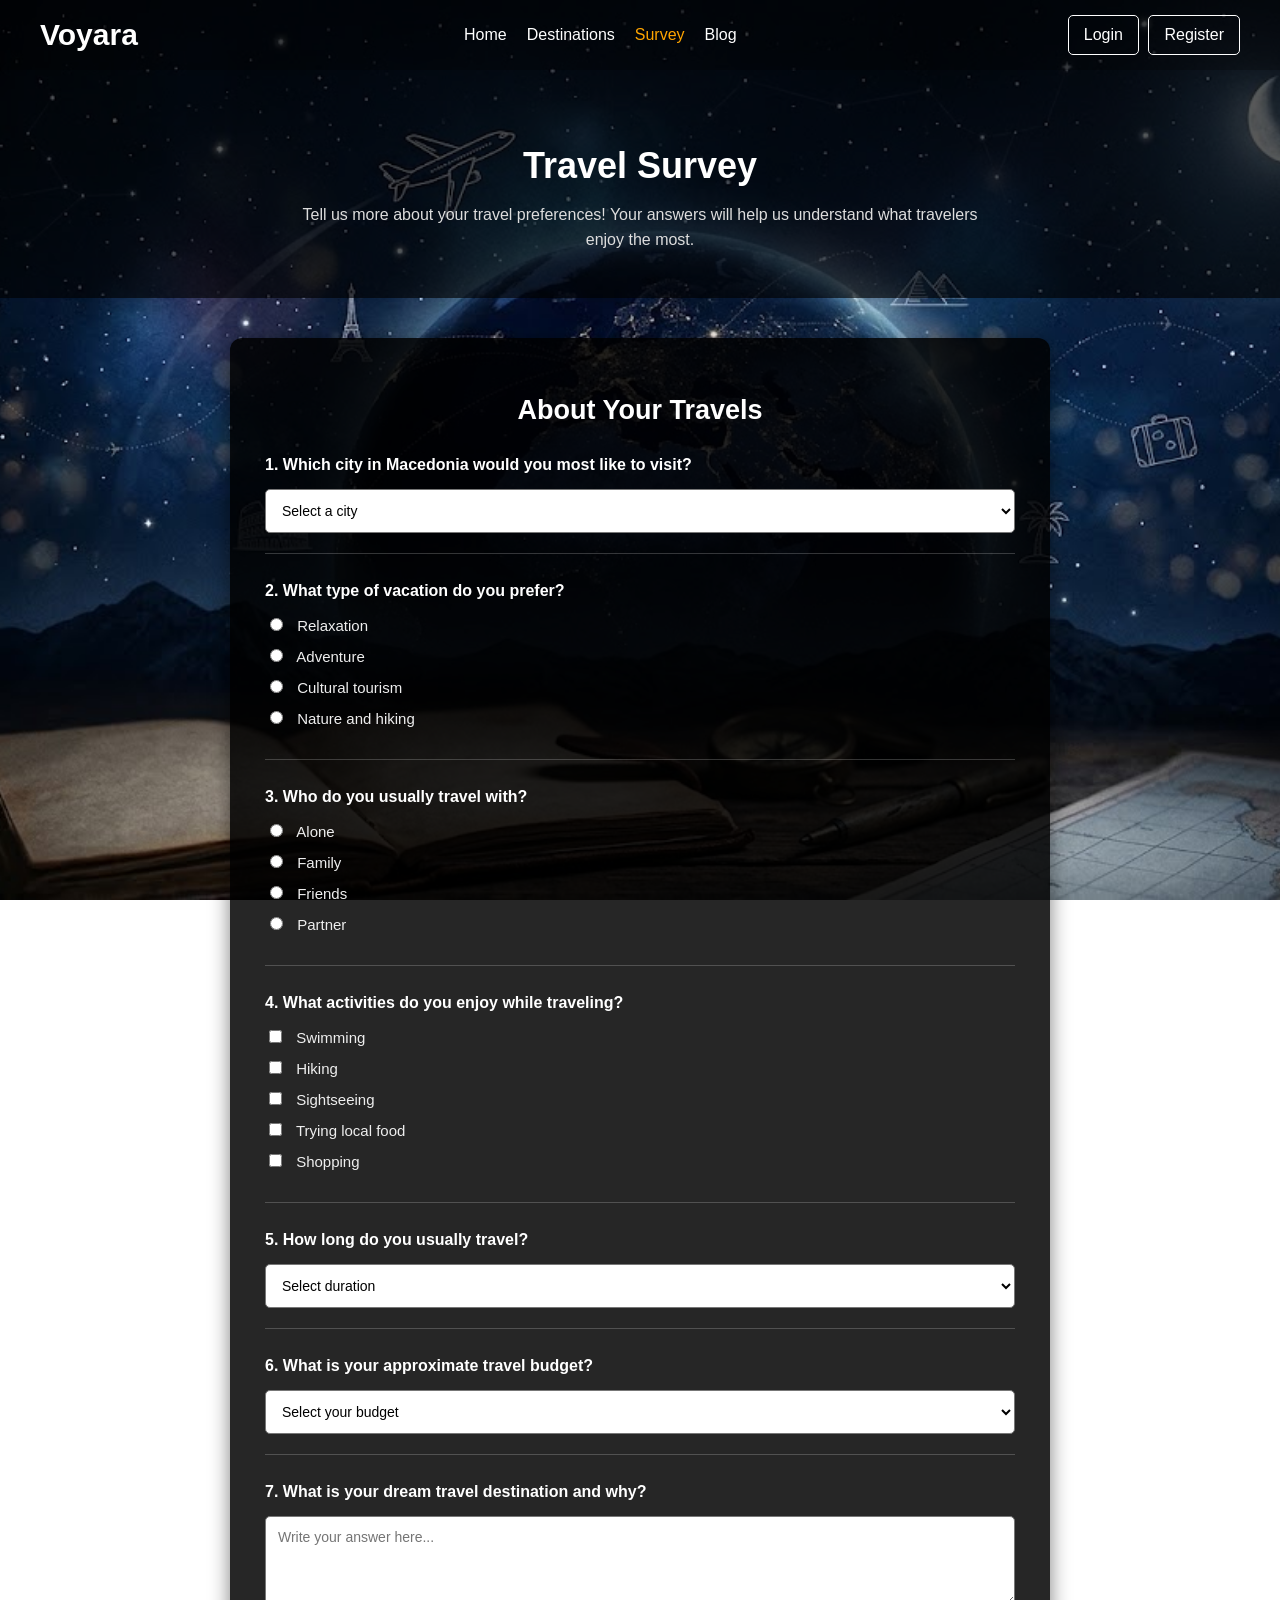
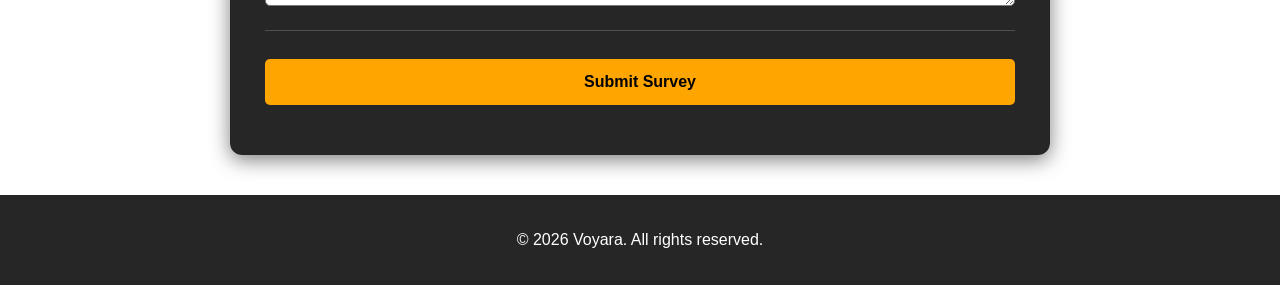
<file: anketa.html>
<!DOCTYPE html>
<html lang="en">

<head>
    <meta charset="UTF-8">
    <meta name="viewport" content="width=device-width, initial-scale=1.0">

    <title>Travel Survey - Voyara</title>

    <link rel="stylesheet" href="style.css">
    <script src="js/anketa.js" defer></script>
    <script src="js/avt.js" defer></script>
</head>

<body>
    <header>

        <h1>Voyara</h1>

        <nav>
            <a href="index.html">Home</a>
            <a href="destinacii.html">Destinations</a>
            <a href="anketa.html" class="active">Survey</a>
            <a href="blog.html">Blog</a>
        </nav>

        <div id="user-area">
            <a href="najava.html">Login</a>
            <a href="registracija.html">Register</a>
        </div>

    </header>

    <section class="survey-intro">

        <h2>Travel Survey</h2>

        <p>
            Tell us more about your travel preferences!
            Your answers will help us understand what travelers enjoy the most.
        </p>

    </section>

    <main class="survey-page">

        <form id="survey-form">

            <h2>About Your Travels</h2>

            <div class="survey-question">

                <label for="favorite-city">
                    1. Which city in Macedonia would you most like to visit?
                </label>

                <select id="favorite-city" name="favorite-city" required>

                    <option value="">Select a city</option>
                    <option value="Ohrid">Ohrid</option>
                    <option value="Skopje">Skopje</option>
                    <option value="Bitola">Bitola</option>
                    <option value="Resen">Resen</option>
                    <option value="Struga">Struga</option>
                    <option value="Krusevo">Krusevo</option>

                </select>

            </div>

            <div class="survey-question">

                <p>2. What type of vacation do you prefer?</p>

                <label>
                    <input type="radio" name="vacation" value="Relaxation" required>
                    Relaxation
                </label>

                <label>
                    <input type="radio" name="vacation" value="Adventure">
                    Adventure
                </label>

                <label>
                    <input type="radio" name="vacation" value="Cultural">
                    Cultural tourism
                </label>

                <label>
                    <input type="radio" name="vacation" value="Nature">
                    Nature and hiking
                </label>

            </div>

            <div class="survey-question">

                <p>3. Who do you usually travel with?</p>

                <label>
                    <input type="radio" name="company" value="Alone" required>
                    Alone
                </label>

                <label>
                    <input type="radio" name="company" value="Family">
                    Family
                </label>

                <label>
                    <input type="radio" name="company" value="Friends">
                    Friends
                </label>

                <label>
                    <input type="radio" name="company" value="Partner">
                    Partner
                </label>

            </div>

            <div class="survey-question">

                <p>4. What activities do you enjoy while traveling?</p>

                <label>
                    <input type="checkbox" name="activities" value="Swimming">
                    Swimming
                </label>

                <label>
                    <input type="checkbox" name="activities" value="Hiking">
                    Hiking
                </label>

                <label>
                    <input type="checkbox" name="activities" value="Sightseeing">
                    Sightseeing
                </label>

                <label>
                    <input type="checkbox" name="activities" value="Food">
                    Trying local food
                </label>

                <label>
                    <input type="checkbox" name="activities" value="Shopping">
                    Shopping
                </label>

            </div>
            <div class="survey-question">

                <label for="duration">
                    5. How long do you usually travel?
                </label>

                <select id="duration" name="duration" required>

                    <option value="">Select duration</option>
                    <option value="1-2 days">1-2 days</option>
                    <option value="3-5 days">3-5 days</option>
                    <option value="1 week">1 week</option>
                    <option value="More than a week">More than a week</option>

                </select>

            </div>

            <div class="survey-question">

                <label for="budget">
                    6. What is your approximate travel budget?
                </label>

                <select id="budget" name="budget" required>

                    <option value="">Select your budget</option>
                    <option value="Under 100 EUR">Under 100 EUR</option>
                    <option value="100-300 EUR">100-300 EUR</option>
                    <option value="300-500 EUR">300-500 EUR</option>
                    <option value="Over 500 EUR">Over 500 EUR</option>

                </select>

            </div>

            <div class="survey-question">

                <label for="comments">
                    7. What is your dream travel destination and why?
                </label>

                <textarea
                    id="comments"
                    name="comments"
                    rows="4"
                    placeholder="Write your answer here..."
                ></textarea>

            </div>


            <button type="submit">Submit Survey</button>

            <p id="survey-message"></p>

        </form>

    </main>

    <footer>
        <p>&copy; 2026 Voyara. All rights reserved.</p>
    </footer>

</body>

</html>
</file>
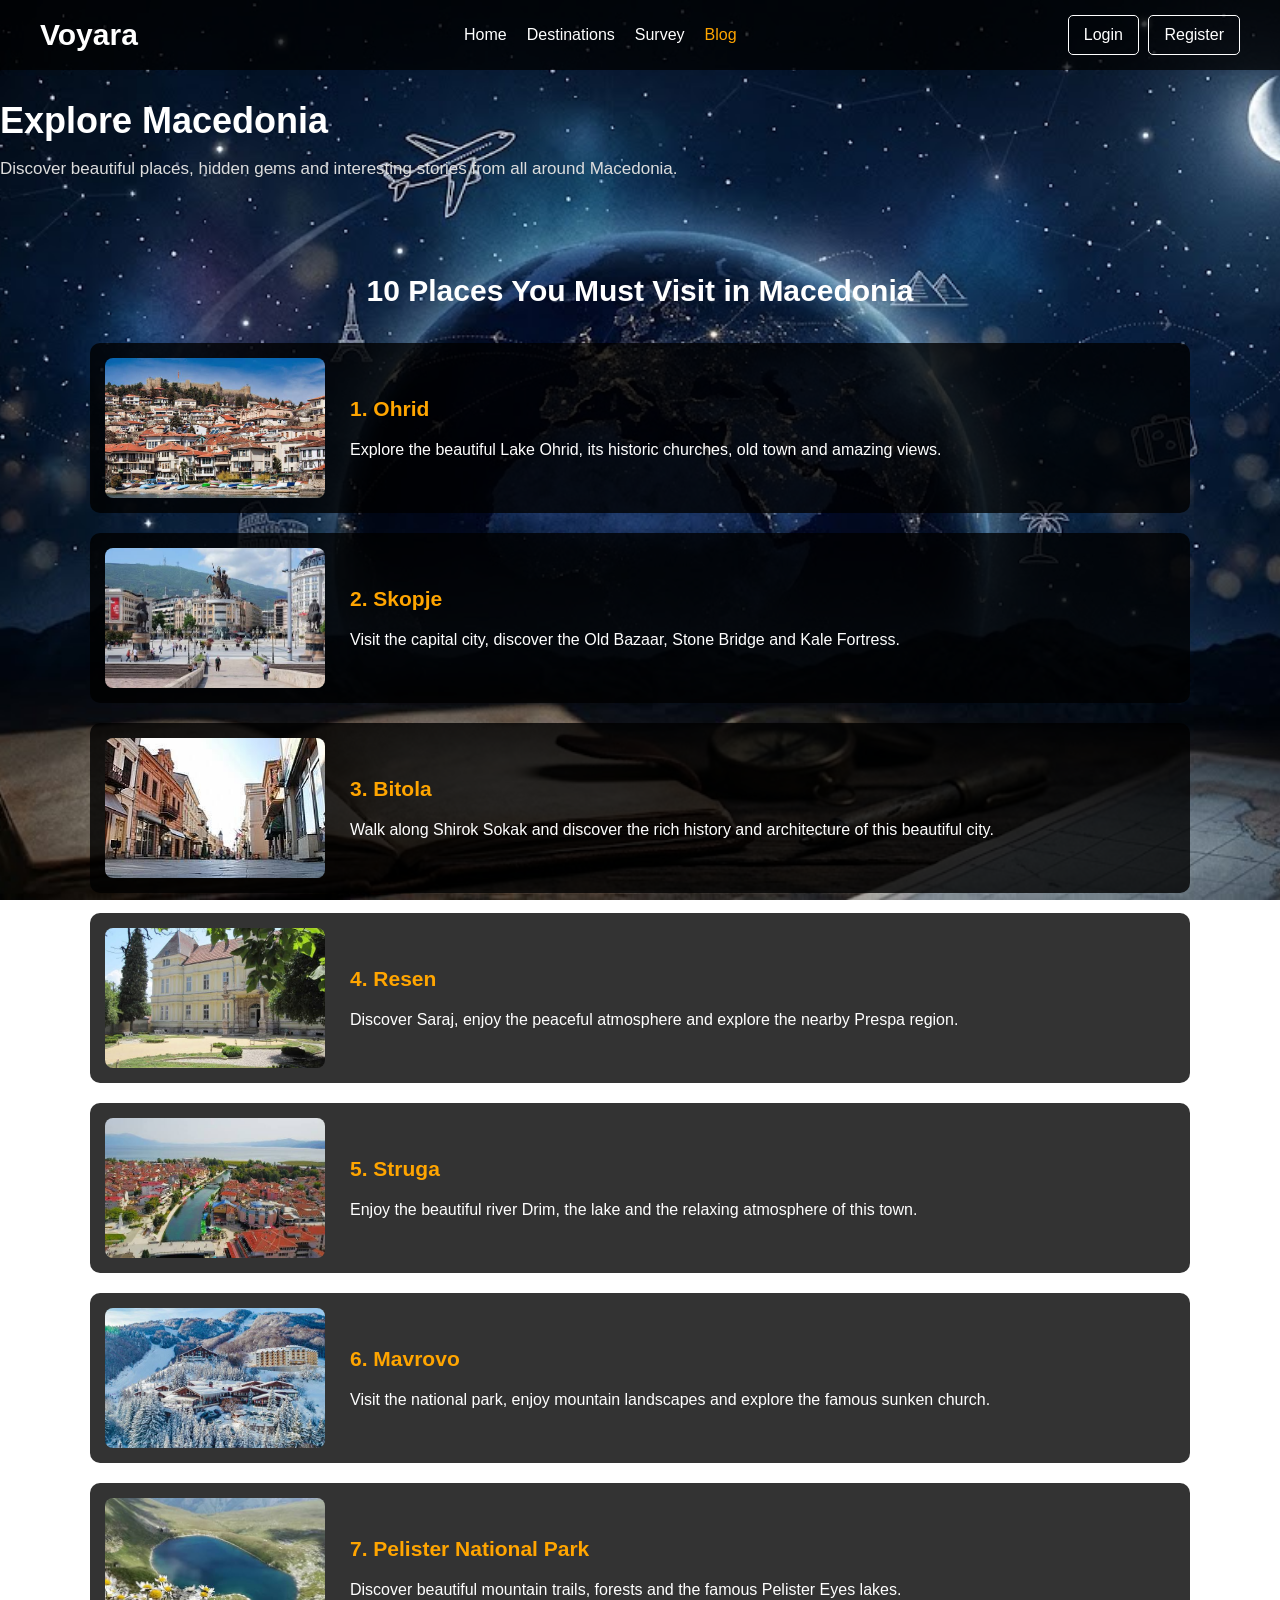
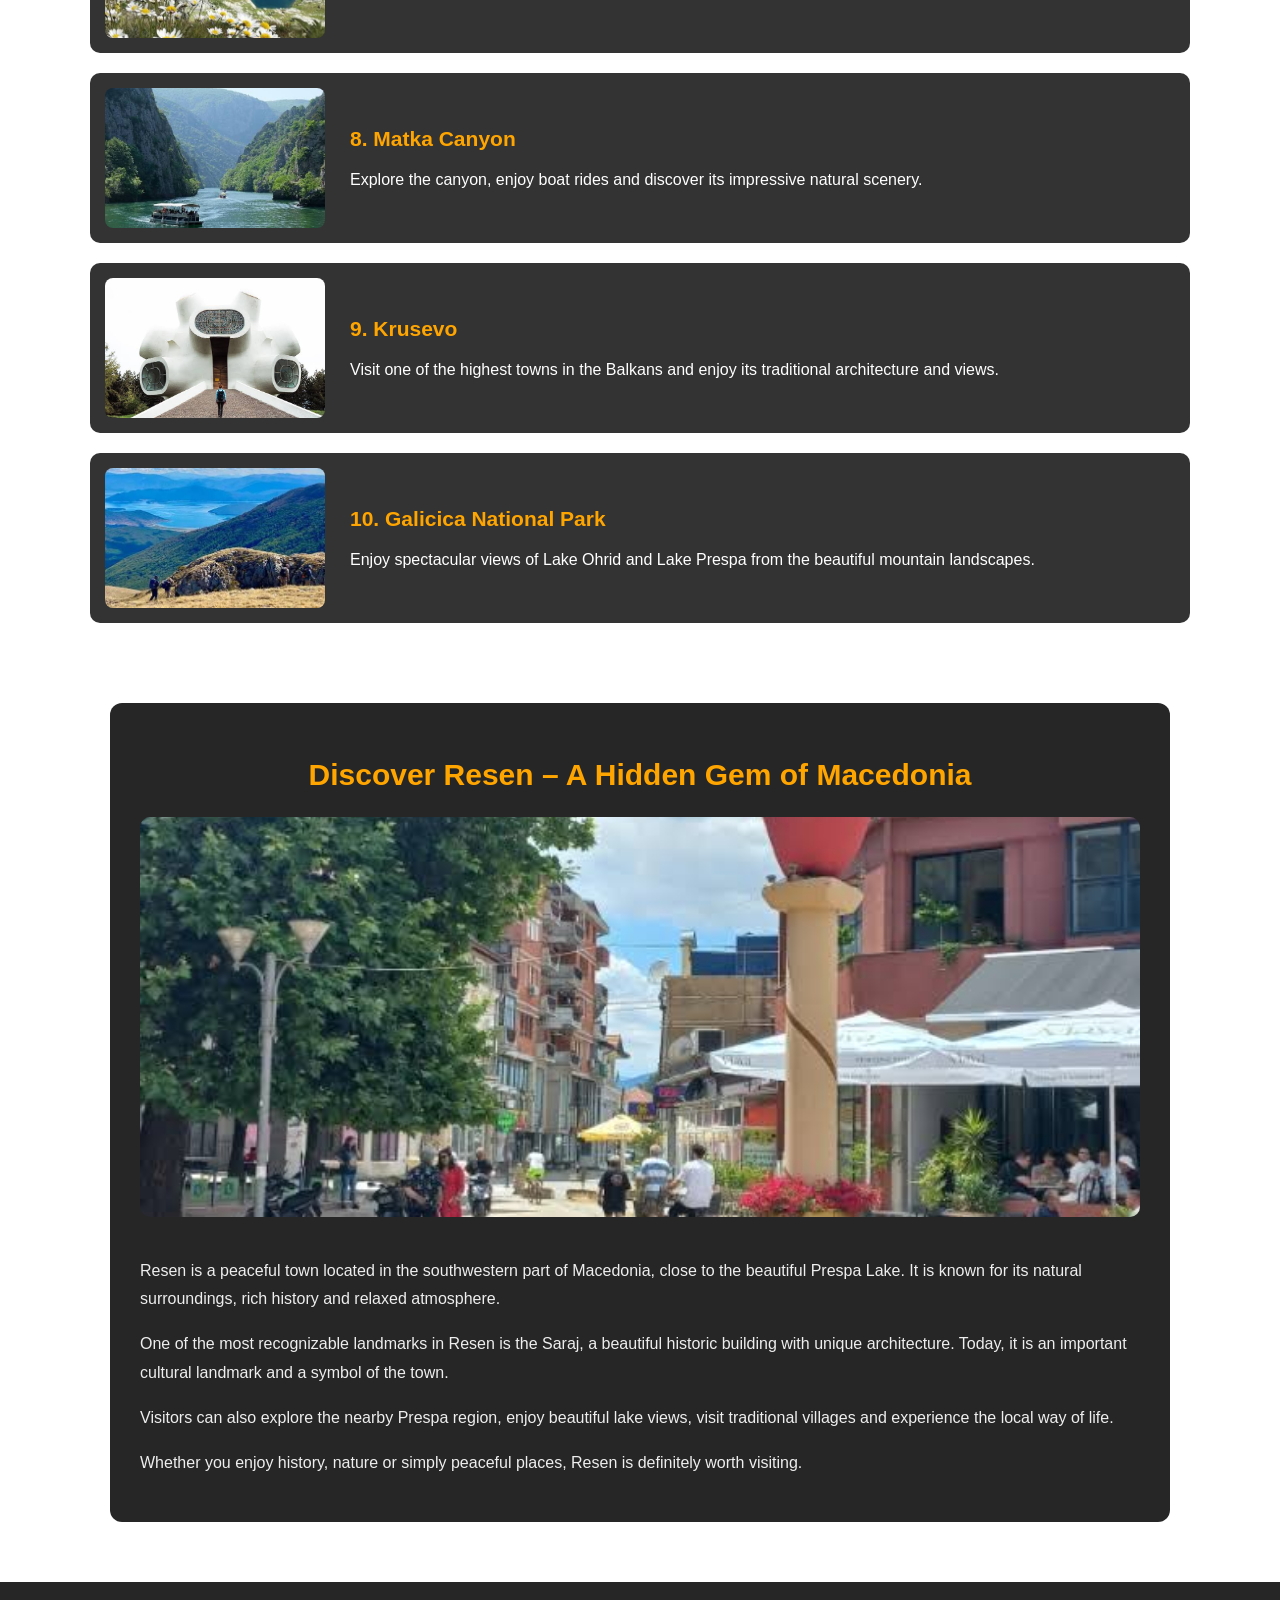
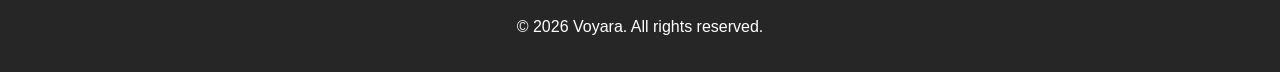
<file: blog.html>
<!DOCTYPE html>
<html lang="en">

<head>
    <meta charset="UTF-8">
    <meta name="viewport" content="width=device-width, initial-scale=1.0">

    <title>Blog - Voyara</title>

    <link rel="stylesheet" href="style.css">

    <script src="js/avt.js" defer></script>
</head>

<body>
    <header>

        <h1>Voyara</h1>

        <nav>
            <a href="index.html">Home</a>
            <a href="destinacii.html">Destinations</a>
            <a href="anketa.html">Survey</a>
            <a href="blog.html" class="active">Blog</a>
        </nav>

        <div id="user-area">
            <a href="najava.html">Login</a>
            <a href="registracija.html">Register</a>
        </div>

    </header>
    <section class="blog-intro">

        <h2>Explore Macedonia</h2>

        <p>
            Discover beautiful places, hidden gems and interesting stories
            from all around Macedonia.
        </p>

    </section>

    <section class="places-section">

        <h2>10 Places You Must Visit in Macedonia</h2>

        <div class="places-list">

            <div class="place-item">
                <img src="sliki/ohrid.jpg" alt="Lake Ohrid">
                <div>
                    <h3>1. Ohrid</h3>
                    <p>
                        Explore the beautiful Lake Ohrid, its historic churches,
                        old town and amazing views.
                    </p>
                </div>
            </div>

            <div class="place-item">
                <img src="sliki/skopje.jpg" alt="Skopje">
                <div>
                    <h3>2. Skopje</h3>
                    <p>
                        Visit the capital city, discover the Old Bazaar,
                        Stone Bridge and Kale Fortress.
                    </p>
                </div>
            </div>

            <div class="place-item">
                <img src="sliki/bitola.jpg" alt="Bitola">
                <div>
                    <h3>3. Bitola</h3>
                    <p>
                        Walk along Shirok Sokak and discover the rich history
                        and architecture of this beautiful city.
                    </p>
                </div>
            </div>

            <div class="place-item">
                <img src="sliki/resen.jpg" alt="Resen">
                <div>
                    <h3>4. Resen</h3>
                    <p>
                        Discover Saraj, enjoy the peaceful atmosphere
                        and explore the nearby Prespa region.
                    </p>
                </div>
            </div>

            <div class="place-item">
                <img src="sliki/struga.jpg" alt="Struga">
                <div>
                    <h3>5. Struga</h3>
                    <p>
                        Enjoy the beautiful river Drim, the lake and
                        the relaxing atmosphere of this town.
                    </p>
                </div>
            </div>

            <div class="place-item">
                <img src="sliki/mavrovo.jpg" alt="Mavrovo">
                <div>
                    <h3>6. Mavrovo</h3>
                    <p>
                        Visit the national park, enjoy mountain landscapes
                        and explore the famous sunken church.
                    </p>
                </div>
            </div>

            <div class="place-item">
                <img src="sliki/pelister.jpg" alt="Pelister">
                <div>
                    <h3>7. Pelister National Park</h3>
                    <p>
                        Discover beautiful mountain trails, forests
                        and the famous Pelister Eyes lakes.
                    </p>
                </div>
            </div>

            <div class="place-item">
                <img src="sliki/matka.jpg" alt="Matka Canyon">
                <div>
                    <h3>8. Matka Canyon</h3>
                    <p>
                        Explore the canyon, enjoy boat rides and discover
                        its impressive natural scenery.
                    </p>
                </div>
            </div>

            <div class="place-item">
                <img src="sliki/krusevo.jpg" alt="Krusevo">
                <div>
                    <h3>9. Krusevo</h3>
                    <p>
                        Visit one of the highest towns in the Balkans
                        and enjoy its traditional architecture and views.
                    </p>
                </div>
            </div>

            <div class="place-item">
                <img src="sliki/galicica.jpg" alt="Galicica National Park">
                <div>
                    <h3>10. Galicica National Park</h3>
                    <p>
                        Enjoy spectacular views of Lake Ohrid and Lake Prespa
                        from the beautiful mountain landscapes.
                    </p>
                </div>
            </div>

        </div>

    </section>

    <section class="resen-blog">

        <h2>Discover Resen – A Hidden Gem of Macedonia</h2>

        <img src="sliki/resen-blog.jpg" alt="Resen city">

        <p>
            Resen is a peaceful town located in the southwestern part of
            Macedonia, close to the beautiful Prespa Lake. It is known for
            its natural surroundings, rich history and relaxed atmosphere.
        </p>

        <p>
            One of the most recognizable landmarks in Resen is the Saraj,
            a beautiful historic building with unique architecture.
            Today, it is an important cultural landmark and a symbol of
            the town.
        </p>

        <p>
            Visitors can also explore the nearby Prespa region, enjoy
            beautiful lake views, visit traditional villages and experience
            the local way of life.
        </p>

        <p>
            Whether you enjoy history, nature or simply peaceful places,
            Resen is definitely worth visiting.
        </p>

    </section>

    <footer>
        <p>&copy; 2026 Voyara. All rights reserved.</p>
    </footer>

</body>

</html>
</file>
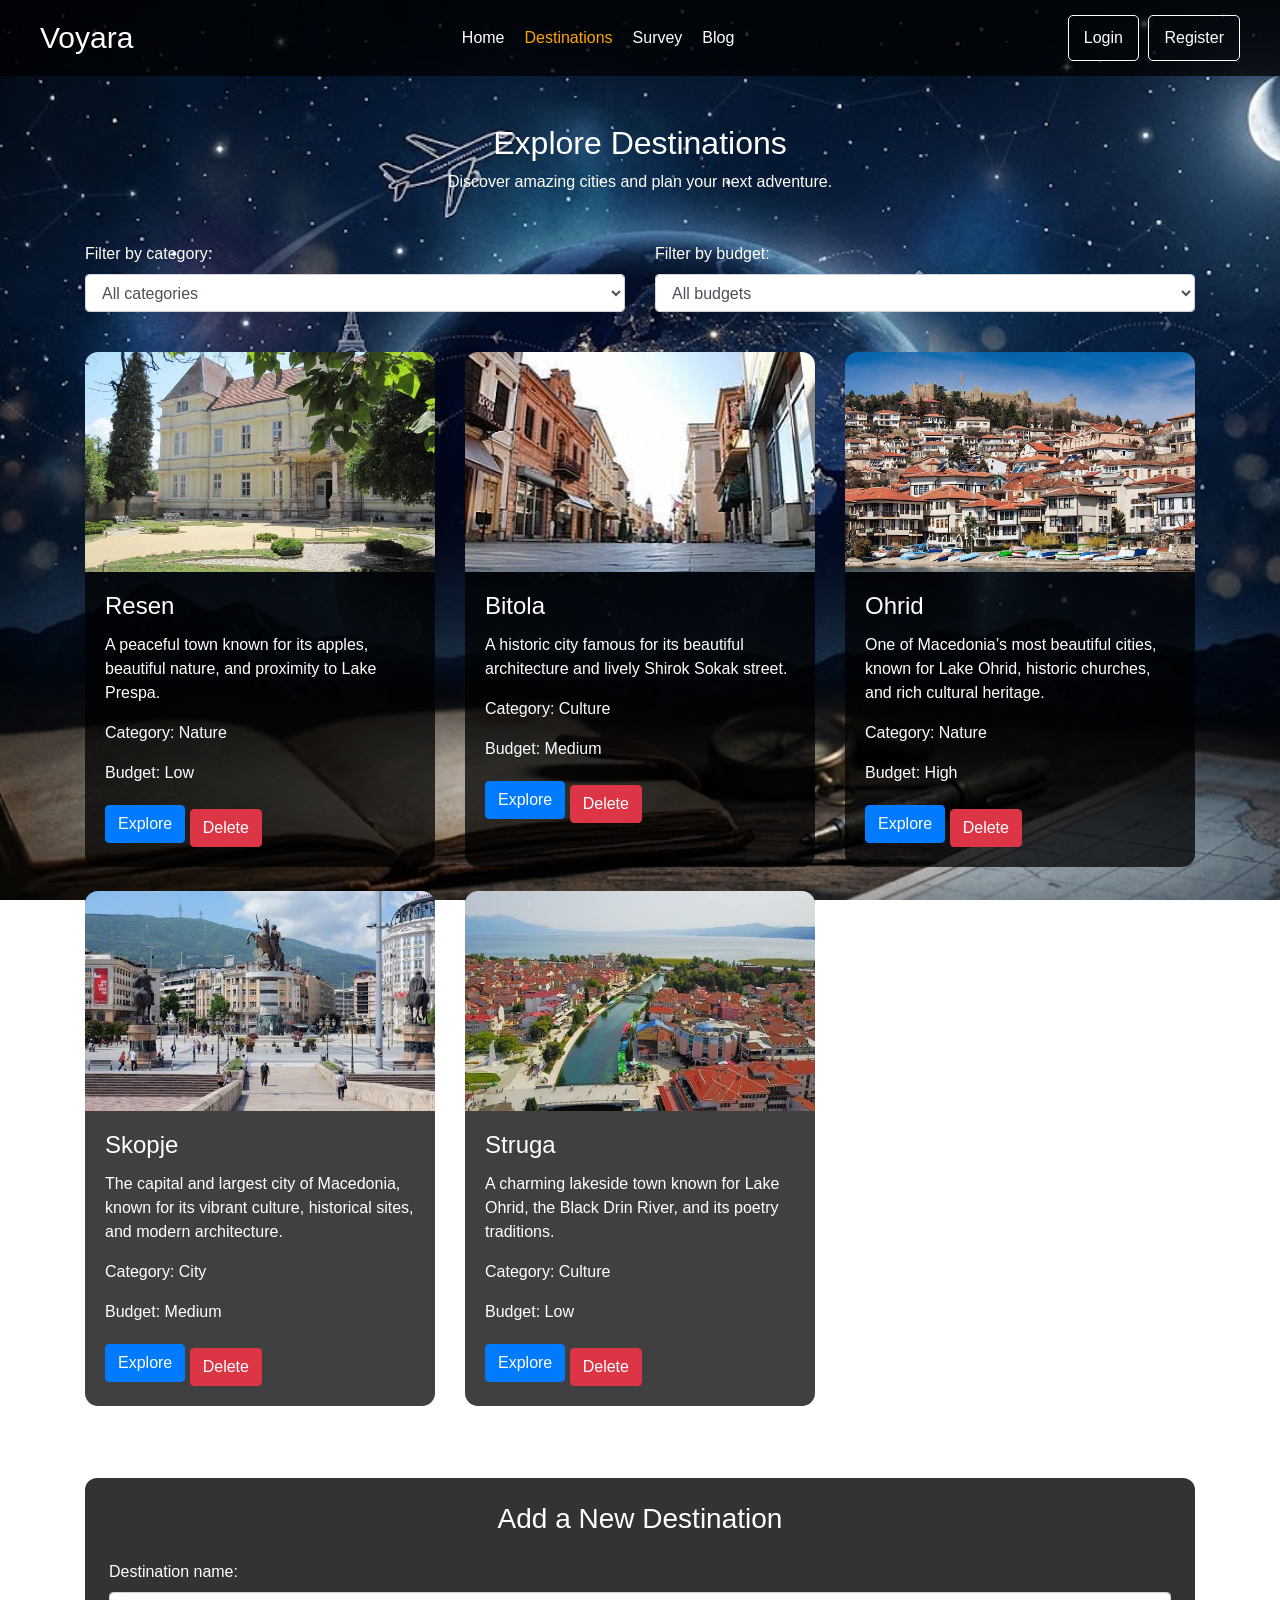
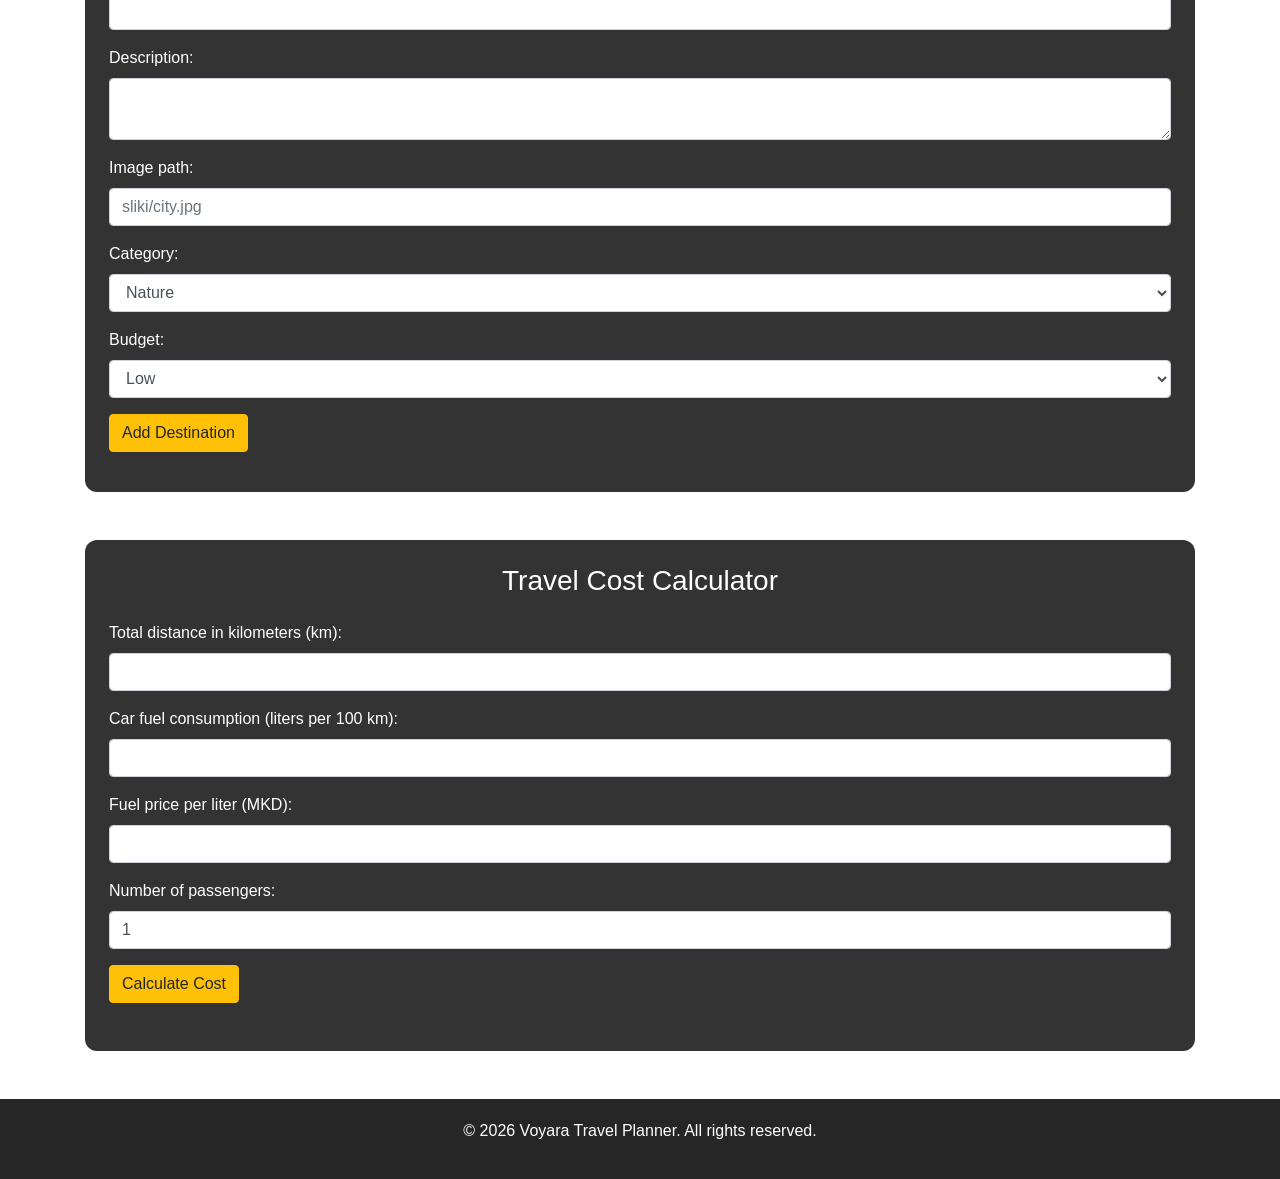
<file: destinacii.html>
<!DOCTYPE html>
<html lang="en">
<head>
    <meta charset="UTF-8">
    <meta name="viewport" content="width=device-width, initial-scale=1.0">
    <title>Destinations</title>

    <link rel="stylesheet" href="https://cdn.jsdelivr.net/npm/bootstrap@4.6.2/dist/css/bootstrap.min.css">

    <script src="js/avt.js" defer></script>

    <script src="https://cdn.jsdelivr.net/npm/jquery@3.5.1/dist/jquery.slim.min.js"></script>
    <script src="https://cdn.jsdelivr.net/npm/popper.js@1.16.1/dist/umd/popper.min.js"></script>
    <script src="https://cdn.jsdelivr.net/npm/bootstrap@4.6.2/dist/js/bootstrap.min.js"></script>

    <link rel="stylesheet" href="style.css">
</head>

<body>

    <header>
        <h1>Voyara</h1>

        <nav>
            <a href="index.html">Home</a>
            <a href="destinacii.html" class="active">Destinations</a>
            <a href="anketa.html">Survey</a>
            <a href="blog.html">Blog</a>
        </nav>

        <div id="user-area">
            <a href="najava.html">Login</a>
            <a href="registracija.html">Register</a>
        </div>
    </header>


    <section class="container my-5">

        <div class="text-center mb-5">
            <h2>Explore Destinations</h2>
            <p>Discover amazing cities and plan your next adventure.</p>
        </div>

        <div class="row mb-4">

            <div class="col-md-6 mb-3">
                <label for="category-filter">Filter by category:</label>

                <select id="category-filter" class="form-control">
                    <option value="all">All categories</option>
                    <option value="Nature">Nature</option>
                    <option value="Culture">Culture</option>
                    <option value="Adventure">Adventure</option>
                    <option value="City">City</option>
                </select>
            </div>

            <div class="col-md-6 mb-3">
                <label for="budget-filter">Filter by budget:</label>

                <select id="budget-filter" class="form-control">
                    <option value="all">All budgets</option>
                    <option value="Low">Low</option>
                    <option value="Medium">Medium</option>
                    <option value="High">High</option>
                </select>
            </div>

        </div>


        <div class="row" id="destinations-list">

        </div>
        <div class="mt-5 p-4" style="background-color: rgba(0,0,0,0.8); border-radius: 12px;">

            <h3 class="text-center mb-4">Add a New Destination</h3>

            <form id="destination-form">

                <div class="form-group">
                    <label for="destination-name">Destination name:</label>
                    <input type="text" id="destination-name" class="form-control" required>
                </div>

                <div class="form-group">
                    <label for="destination-description">Description:</label>
                    <textarea id="destination-description" class="form-control" required></textarea>
                </div>

                <div class="form-group">
                    <label for="destination-image">Image path:</label>
                    <input type="text" id="destination-image"
                           class="form-control"
                           placeholder="sliki/city.jpg"
                           required>
                </div>

                <div class="form-group">
                    <label for="destination-category">Category:</label>

                    <select id="destination-category" class="form-control" required>
                        <option value="Nature">Nature</option>
                        <option value="Culture">Culture</option>
                        <option value="Adventure">Adventure</option>
                        <option value="City">City</option>
                    </select>
                </div>

                <div class="form-group">
                    <label for="destination-budget">Budget:</label>

                    <select id="destination-budget" class="form-control" required>
                        <option value="Low">Low</option>
                        <option value="Medium">Medium</option>
                        <option value="High">High</option>
                    </select>
                </div>

                <button type="submit" class="btn btn-warning">
                    Add Destination
                </button>

                <p id="destination-message" class="mt-3"></p>

            </form>

        </div>

        <div class="mt-5 p-4" style="background-color: rgba(0,0,0,0.8); border-radius: 12px;">

            <h3 class="text-center mb-4">Travel Cost Calculator</h3>

            <form id="travel-form">

                <div class="form-group">
                    <label for="distance">Total distance in kilometers (km):</label>
                    <input type="number" id="distance" class="form-control"
                           min="1" step="0.1" required>
                </div>

                <div class="form-group">
                    <label for="consumption">Car fuel consumption (liters per 100 km):</label>
                    <input type="number" id="consumption" class="form-control"
                           min="0.1" step="0.1" required>
                </div>

                <div class="form-group">
                    <label for="fuel-price">Fuel price per liter (MKD):</label>
                    <input type="number" id="fuel-price" class="form-control"
                           min="0.1" step="0.1" required>
                </div>

                <div class="form-group">
                    <label for="passengers">Number of passengers:</label>
                    <input type="number" id="passengers" class="form-control"
                           min="1" value="1" required>
                </div>

                <button type="submit" class="btn btn-warning">
                    Calculate Cost
                </button>

            </form>

            <h5 id="travel-result" class="text-center mt-4"></h5>

        </div>

    </section>


    <footer>
        <p>
            &copy; 2026 Voyara Travel Planner. All rights reserved.
        </p>
    </footer>


    <script src="js/destinacii.js"></script>

</body>
</html>
</file>
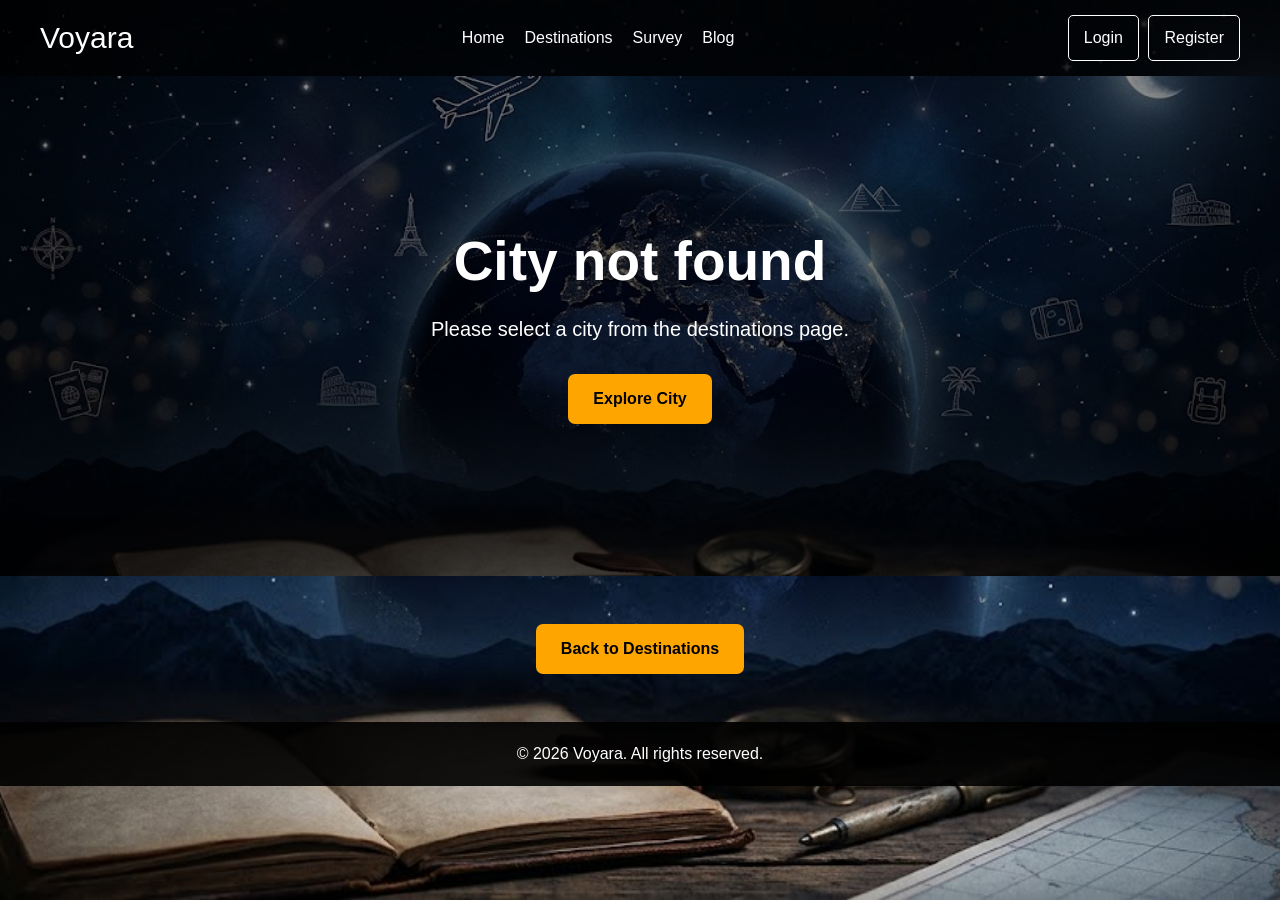
<file: grad.html>
<!DOCTYPE html>
<html lang="en">
<head>
    <meta charset="UTF-8">
    <meta name="viewport" content="width=device-width, initial-scale=1.0">
    <title>Voyara | City Details</title>

    <link rel="stylesheet" href="https://cdn.jsdelivr.net/npm/bootstrap@4.6.2/dist/css/bootstrap.min.css">
    <link rel="stylesheet" href="grad.css">

    <script src="js/avt.js" defer></script>
    <script src="js/grad.js" defer></script>
</head>

<body>

    <header>
        <h1>Voyara</h1>

        <nav>
            <a href="index.html">Home</a>
            <a href="destinacii.html">Destinations</a>
            <a href="anketa.html">Survey</a>
            <a href="blog.html">Blog</a>
        </nav>

        <div id="user-area">
            <a href="najava.html">Login</a>
            <a href="registracija.html">Register</a>
        </div>
    </header>


    <section id="hero">
        <div class="hero-content">
            <h2 id="city-name"></h2>
            <p id="city-description"></p>

            <a href="#about" class="hero-button" id="hero-button">
                Explore City
            </a>
        </div>
    </section>


    <section id="about" class="container my-5">
        <h2 class="section-title" id="about-title"></h2>

        <p class="about-text" id="about-text"></p>
    </section>


    <section id="attractions">
        <div class="container">

            <h2 class="section-title">Places to Visit</h2>

            <div class="row" id="attractions-list">

            </div>

        </div>
    </section>


    <section id="activities" class="container my-5">

        <h2 class="section-title" id="activities-title"></h2>

        <div class="row" id="activities-list">

        </div>

    </section>


    <section id="gallery">
        <div class="container">

            <h2 class="section-title" id="gallery-title"></h2>

            <div class="row" id="gallery-list">

            </div>

        </div>
    </section>


    <section class="text-center my-5">
        <a href="destinacii.html" class="back-button">
            Back to Destinations
        </a>
    </section>


    <footer>
        <p>&copy; 2026 Voyara. All rights reserved.</p>
    </footer>

</body>
</html>
</file>
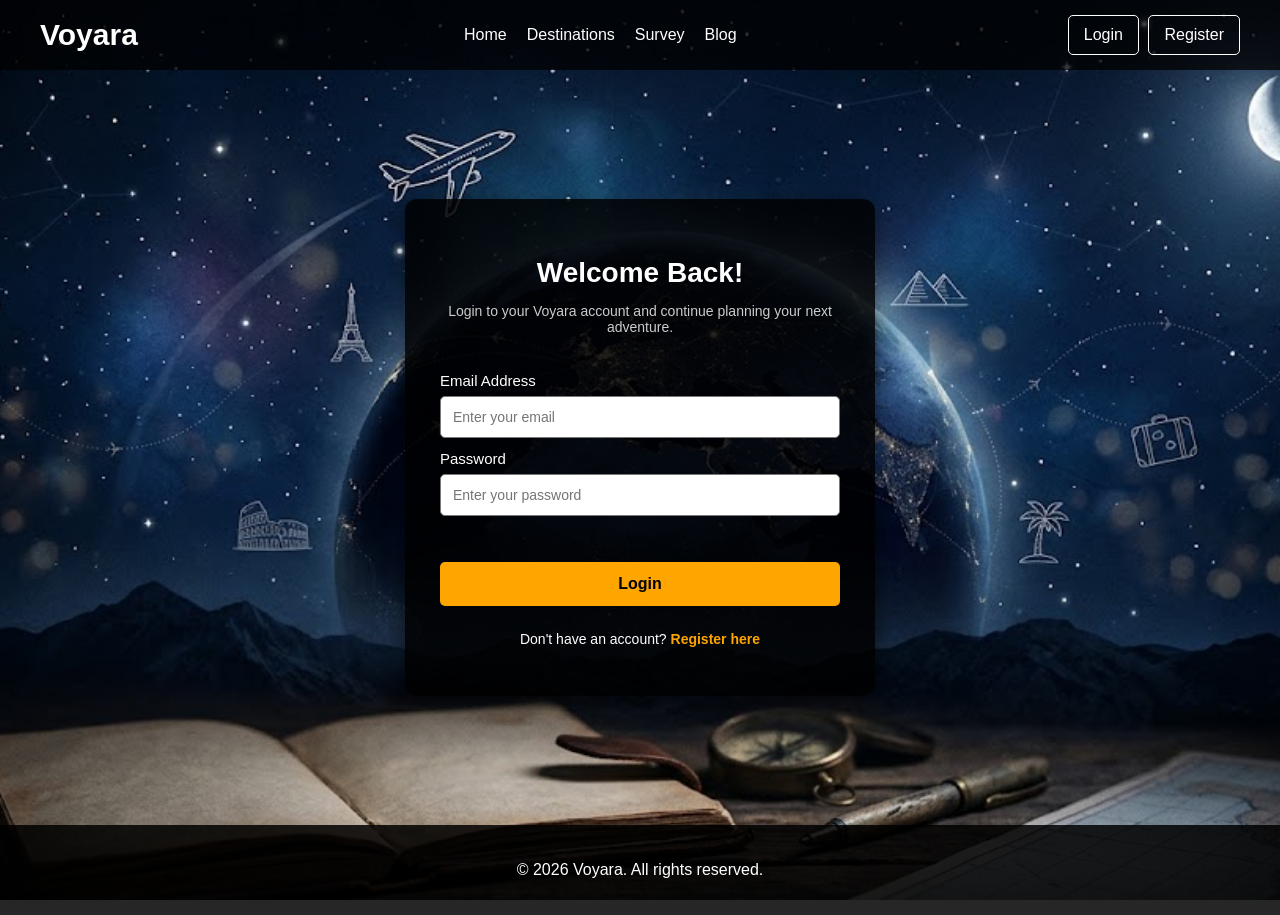
<file: najava.html>
<!DOCTYPE html>
<html lang="en">

<head>
    <meta charset="UTF-8">
    <meta name="viewport" content="width=device-width, initial-scale=1.0">

    <title>Login - Voyara</title>

    <link rel="stylesheet" href="style.css">
    <script src="js/avt.js" defer></script>
</head>

<body>
    <header>

        <h1>Voyara</h1>

        <nav>
            <a href="index.html">Home</a>
            <a href="destinacii.html">Destinations</a>
            <a href="anketa.html">Survey</a>
            <a href="blog.html">Blog</a>
        </nav>

        <div id="user-area">
            <a href="najava.html" class="active">Login</a>
            <a href="registracija.html">Register</a>
        </div>

    </header>
    <main class="login-page">

        <div class="login-box">

            <h2>Welcome Back!</h2>

            <p class="login-description">
                Login to your Voyara account and continue planning your next adventure.
            </p>

            <form id="login-form">

                <label for="login-email">Email Address</label>

                <input
                    type="email"
                    id="login-email"
                    placeholder="Enter your email"
                    required
                >

                <label for="login-password">Password</label>

                <input
                    type="password"
                    id="login-password"
                    placeholder="Enter your password"
                    required
                >

                <p id="login-message"></p>

                <button type="submit">Login</button>

            </form>

            <p class="register-link">
                Don't have an account?
                <a href="registracija.html">Register here</a>
            </p>

        </div>

    </main>

    <footer>
        <p>&copy; 2026 Voyara. All rights reserved.</p>
    </footer>

</body>

</html>
</file>
<file: style.css>
body {
    background-image: url('sliki/pozadina.jpg');
    background-size: cover;
    background-position: center;
    background-repeat: no-repeat;
    background-attachment:fixed;
    margin: 0;
    font-family: Arial, sans-serif;
    color: white;
}
header {
    display: flex;
    justify-content: space-between;
    align-items: center;
    padding: 15px 40px;
    background-color: rgba(0, 0, 0, 0.75);
}
header h1 {
    margin: 0;
    font-size: 30px;
}
nav {
    display: flex;
    gap: 20px;
}
nav a {
    color: white;
    text-decoration: none;
    font-size: 16px;
}

nav a:hover {
    color: orange;
}
header div a {
    display: inline-block;
    padding: 10px 15px;
    margin-left: 5px;
    border: 1px solid white;
    border-radius: 5px;
    color: white;
    text-decoration: none;
}
header div a:hover {
    background-color: white;
    color: black;
}
nav a.active {
    color: orange;
    pointer-events: none;
    cursor: default;
}
#prv {
    text-align: center;
    padding: 126px 21px;
}

#prv h2 {
    font-size: 42px;
}

#prv p {
    font-size: 18px;
    margin-bottom: 31px;
}

#prv a {
    background-color: orange;
    color: black;
    padding: 14px 26px;
    border-radius: 7px;
    text-decoration: none;
}

#voved {
    text-align: center;
    padding: 40px 20px;
    background-color: rgba(0, 0, 0, 0.65);
}
#destinaci {
    text-align: center;
    padding: 40px 20px;
    background-color: rgba(0, 0, 0, 0.75);
}
#destinaci {
    text-align: center;
    padding: 40px 20px;
    background-color: rgba(0, 0, 0, 0.75);
}
#destinaci .card {
    background-color: rgba(255, 255, 255, 0.122);
    border: none;
    border-radius: 13px;
    overflow: hidden;
    color: white;
}
#destinaci .card-img-top {
    width: 100%;
    height: 220px;
    object-fit: cover;
}
#destinaci .card-title {
    color: white;
}
#destinaci .card-text {
    color: white;
}

footer {
    text-align: center;
    padding: 20px;
    background-color: rgba(0, 0, 0, 0.85);
}
.destination-card {
    background-color: rgba(0, 0, 0, 0.75);
    color: white;
    border: none;
    border-radius: 13px;
    overflow: hidden;
}

.destination-card .card-title {
    color: white;
}

.destination-card .card-text {
    color: white;
}

.destination-card .card-img-top {
    height: 220px;
    object-fit: cover;
}
.register-page {
    display: flex;
    justify-content: center;
    align-items: center;
    min-height: 75vh;
    padding: 40px 20px;
}

.register-box {
    width: 400px;
    padding: 35px;
    background-color: rgba(0, 0, 0, 0.85);
    border-radius: 12px;
    text-align: center;
    box-shadow: 0 5px 20px rgba(0, 0, 0, 0.5);
}

.register-box h2 {
    font-size: 28px;
    margin-bottom: 10px;
    color: white;
}

.register-description {
    color: #cccccc;
    margin-bottom: 25px;
    font-size: 14px;
}


/* Registration form */

#register-form {
    display: flex;
    flex-direction: column;
    text-align: left;
}

#register-form label {
    margin-top: 12px;
    margin-bottom: 7px;
    color: white;
    font-size: 15px;
}

#register-form input {
    width: 100%;
    padding: 12px;
    box-sizing: border-box;
    border: 1px solid #777;
    border-radius: 5px;
    background-color: white;
    color: black;
    font-size: 14px;
    outline: none;
}

#register-form input:focus {
    border: 1px solid orange;
}

#register-form button {
    margin-top: 20px;
    padding: 13px;
    border: none;
    border-radius: 5px;
    background-color: orange;
    color: black;
    font-size: 16px;
    font-weight: bold;
    cursor: pointer;
}

#register-form button:hover {
    background-color: darkorange;
}

#register-message {
    margin-top: 12px;
    font-size: 14px;
    text-align: center;
}

.login-link {
    margin-top: 25px;
    color: white;
    font-size: 14px;
}

.login-link a {
    color: orange;
    text-decoration: none;
    font-weight: bold;
}

.login-link a:hover {
    text-decoration: underline;
}

@media screen and (max-width: 500px) {

    .register-box {
        width: 100%;
        padding: 25px 20px;
    }

    .register-box h2 {
        font-size: 24px;
    }

}
.login-page {
    display: flex;
    justify-content: center;
    align-items: center;
    min-height: 75vh;
    padding: 40px 20px;
}

.login-box {
    width: 400px;
    padding: 35px;
    background-color: rgba(0, 0, 0, 0.85);
    border-radius: 12px;
    text-align: center;
    box-shadow: 0 5px 20px rgba(0, 0, 0, 0.5);
}

.login-box h2 {
    font-size: 28px;
    margin-bottom: 10px;
    color: white;
}

.login-description {
    color: #cccccc;
    margin-bottom: 25px;
    font-size: 14px;
}

#login-form {
    display: flex;
    flex-direction: column;
    text-align: left;
}

#login-form label {
    margin-top: 12px;
    margin-bottom: 7px;
    color: white;
    font-size: 15px;
}

#login-form input {
    width: 100%;
    padding: 12px;
    box-sizing: border-box;
    border: 1px solid #777;
    border-radius: 5px;
    background-color: white;
    color: black;
    font-size: 14px;
    outline: none;
}

#login-form input:focus {
    border: 1px solid orange;
}

#login-form button {
    margin-top: 20px;
    padding: 13px;
    border: none;
    border-radius: 5px;
    background-color: orange;
    color: black;
    font-size: 16px;
    font-weight: bold;
    cursor: pointer;
}

#login-form button:hover {
    background-color: darkorange;
}

#login-message {
    margin-top: 12px;
    font-size: 14px;
    text-align: center;
}

.register-link {
    margin-top: 25px;
    color: white;
    font-size: 14px;
}

.register-link a {
    color: orange;
    text-decoration: none;
    font-weight: bold;
}

.register-link a:hover {
    text-decoration: underline;
}

@media screen and (max-width: 500px) {

    .login-box {
        width: 100%;
        padding: 25px 20px;
    }

    .login-box h2 {
        font-size: 24px;
    }

}

.profile-name {
    color: orange;
    font-weight: bold;
    margin-right: 12px;
}

#logout-button {
    padding: 10px 15px;
    border: 1px solid white;
    border-radius: 5px;
    background-color: transparent;
    color: white;
    cursor: pointer;
    font-size: 14px;
}

#logout-button:hover {
    background-color: white;
    color: black;
}

blog-intro {
    text-align: center;
    padding: 50px 20px;
    background-color: rgba(0, 0, 0, 0.65);
}

.blog-intro h2 {
    font-size: 36px;
    margin-bottom: 15px;
}

.blog-intro p {
    font-size: 17px;
    color: #dddddd;
}

.places-section {
    max-width: 1100px;
    margin: 50px auto;
    padding: 20px;
}

.places-section h2 {
    text-align: center;
    font-size: 30px;
    margin-bottom: 35px;
}

.places-list {
    display: flex;
    flex-direction: column;
    gap: 20px;
}

.place-item {
    display: flex;
    align-items: center;
    gap: 25px;
    padding: 15px;
    background-color: rgba(0, 0, 0, 0.8);
    border-radius: 10px;
}

.place-item img {
    width: 220px;
    height: 140px;
    object-fit: cover;
    border-radius: 8px;
}

.place-item h3 {
    color: orange;
    font-size: 21px;
    margin-bottom: 10px;
}

.place-item p {
    color: white;
    line-height: 1.6;
}

.resen-blog {
    max-width: 1000px;
    margin: 60px auto;
    padding: 30px;
    background-color: rgba(0, 0, 0, 0.85);
    border-radius: 12px;
    text-align: center;
}

.resen-blog h2 {
    font-size: 30px;
    color: orange;
    margin-bottom: 25px;
}

.resen-blog img {
    width: 100%;
    max-height: 400px;
    object-fit: cover;
    border-radius: 10px;
    margin-bottom: 20px;
}

.resen-blog p {
    text-align: left;
    font-size: 16px;
    line-height: 1.8;
    color: #eeeeee;
    margin-bottom: 15px;
}
@media screen and (max-width: 650px) {

    .place-item {
        flex-direction: column;
        align-items: flex-start;
    }

    .place-item img {
        width: 100%;
        height: 200px;
    }

    .resen-blog {
        margin: 30px 15px;
        padding: 20px;
    }

    .blog-intro h2 {
        font-size: 28px;
    }

}
.survey-intro {
    text-align: center;
    padding: 45px 20px;
    background-color: rgba(0, 0, 0, 0.65);
}

.survey-intro h2 {
    font-size: 36px;
    margin-bottom: 15px;
}

.survey-intro p {
    font-size: 16px;
    color: #dddddd;
    max-width: 700px;
    margin: auto;
    line-height: 1.6;
}

.survey-page {
    display: flex;
    justify-content: center;
    padding: 40px 20px;
}

#survey-form {
    width: 100%;
    max-width: 750px;
    padding: 35px;
    background-color: rgba(0, 0, 0, 0.85);
    border-radius: 12px;
    box-shadow: 0 5px 20px rgba(0, 0, 0, 0.5);
}

#survey-form h2 {
    text-align: center;
    font-size: 27px;
    margin-bottom: 30px;
}
.survey-question {
    margin-bottom: 28px;
    padding-bottom: 20px;
    border-bottom: 1px solid rgba(255, 255, 255, 0.2);
}

.survey-question p,
.survey-question > label {
    display: block;
    font-size: 16px;
    font-weight: bold;
    margin-bottom: 15px;
    color: white;
}

.survey-question input[type="radio"],
.survey-question input[type="checkbox"] {
    margin-right: 10px;
    accent-color: orange;
}

.survey-question label:has(input) {
    display: block;
    font-size: 15px;
    font-weight: normal;
    margin-bottom: 12px;
    color: #eeeeee;
}

.survey-question select,
.survey-question textarea {
    width: 100%;
    padding: 12px;
    box-sizing: border-box;
    border: 1px solid #777;
    border-radius: 5px;
    background-color: white;
    color: black;
    font-size: 14px;
    font-family: Arial, sans-serif;
}

.survey-question textarea {
    resize: vertical;
}

.survey-question select:focus,
.survey-question textarea:focus {
    outline: none;
    border: 1px solid orange;
}

#survey-form button {
    display: block;
    width: 100%;
    padding: 14px;
    margin-top: 15px;
    border: none;
    border-radius: 5px;
    background-color: orange;
    color: black;
    font-size: 16px;
    font-weight: bold;
    cursor: pointer;
}

#survey-form button:hover {
    background-color: darkorange;
}

#survey-message {
    text-align: center;
    margin-top: 15px;
    color: lightgreen;
    font-size: 15px;
}

@media screen and (max-width: 600px) {

    #survey-form {
        padding: 25px 20px;
    }

    .survey-intro h2 {
        font-size: 28px;
    }

}
</file>
<file: grad.css>
body {
    margin: 0;
    font-family: Arial, sans-serif;
    background-image: url('sliki/pozadina.jpg');
    background-size: cover;
    background-position: center;
    background-attachment: fixed;
    color: white;
}

header {
    display: flex;
    justify-content: space-between;
    align-items: center;
    padding: 15px 40px;
    background-color: rgba(0, 0, 0, 0.85);
}

header h1 {
    margin: 0;
    font-size: 30px;
}

nav {
    display: flex;
    gap: 20px;
}

nav a {
    color: white;
    text-decoration: none;
    font-size: 16px;
}

nav a:hover {
    color: orange;
}

header div a {
    display: inline-block;
    padding: 10px 15px;
    margin-left: 5px;
    border: 1px solid white;
    border-radius: 5px;
    color: white;
    text-decoration: none;
}

header div a:hover {
    background-color: white;
    color: black;
}
#hero {
    height: 500px;
    background-image:
        linear-gradient(rgba(0,0,0,0.45), rgba(0,0,0,0.65)),
        url('sliki/pozadina.jpg');

    background-size: cover;
    background-position: center;
    display: flex;
    align-items: center;
    justify-content: center;
    text-align: center;
    padding: 20px;
}

.hero-content h2 {
    font-size: 55px;
    font-weight: bold;
}

.hero-content p {
    font-size: 20px;
    max-width: 650px;
    margin: 20px auto 30px;
}

.hero-button {
    display: inline-block;
    background-color: orange;
    color: black;
    padding: 13px 25px;
    border-radius: 7px;
    text-decoration: none;
    font-weight: bold;
}

.hero-button:hover {
    background-color: white;
    color: black;
    text-decoration: none;
}

.section-title {
    text-align: center;
    font-size: 34px;
    margin-bottom: 35px;
    font-weight: bold;
}

#about {
    background-color: rgba(0, 0, 0, 0.75);
    padding: 40px;
    border-radius: 12px;
}

.about-text {
    font-size: 18px;
    line-height: 1.8;
    text-align: center;
}

#attractions {
    background-color: rgba(0, 0, 0, 0.75);
    padding: 50px 0;
}

.place-card {
    background-color: rgba(255, 255, 255, 0.10);
    color: white;
    border: 1px solid rgba(255, 255, 255, 0.2);
    border-radius: 12px;
    overflow: hidden;
}

.place-card img {
    height: 230px;
    object-fit: cover;
}

.place-card .card-title {
    color: orange;
    font-weight: bold;
}

.place-card .card-text {
    color: white;
    line-height: 1.6;
}

.activity-box {
    background-color: rgba(0, 0, 0, 0.75);
    padding: 25px;
    text-align: center;
    border-radius: 12px;
    height: 100%;
}

.activity-box h4 {
    color: orange;
    margin-bottom: 15px;
}

.activity-box p {
    line-height: 1.6;
}

#gallery {
    background-color: rgba(0, 0, 0, 0.75);
    padding: 50px 0;
}

.gallery-img {
    width: 100%;
    height: 250px;
    object-fit: cover;
    border-radius: 12px;
    transition: transform 0.3s;
}

.gallery-img:hover {
    transform: scale(1.03);
}

.back-button {
    display: inline-block;
    padding: 13px 25px;
    background-color: orange;
    color: black;
    text-decoration: none;
    border-radius: 7px;
    font-weight: bold;
}

.back-button:hover {
    background-color: white;
    color: black;
    text-decoration: none;
}

footer {
    text-align: center;
    padding: 20px;
    background-color: rgba(0, 0, 0, 0.9);
}

footer p {
    margin: 0;
}

@media (max-width: 768px) {
    header {
        flex-direction: column;
        gap: 15px;
        padding: 20px;
    }

    nav {
        flex-wrap: wrap;
        justify-content: center;
    }

    .hero-content h2 {
        font-size: 38px;
    }

    .hero-content p {
        font-size: 16px;
    }

    #hero {
        height: 400px;
    }
}

.gallery-actions {
    display: flex;
    gap: 10px;
    margin-bottom: 15px;
}

.gallery-actions button,
.comment-section button {
    padding: 7px 12px;
    border: none;
    border-radius: 5px;
    cursor: pointer;
    background-color: #263b35;
    color: white;
}

.comment-section input {
    width: 100%;
    padding: 8px;
    margin-bottom: 10px;
    border: 1px solid #ccc;
    border-radius: 5px;
}

.comment-section p {
    background-color: #f1f1f1;
    padding: 8px;
    border-radius: 5px;
    margin-top: 10px;
    color: #333;
}
</file>
